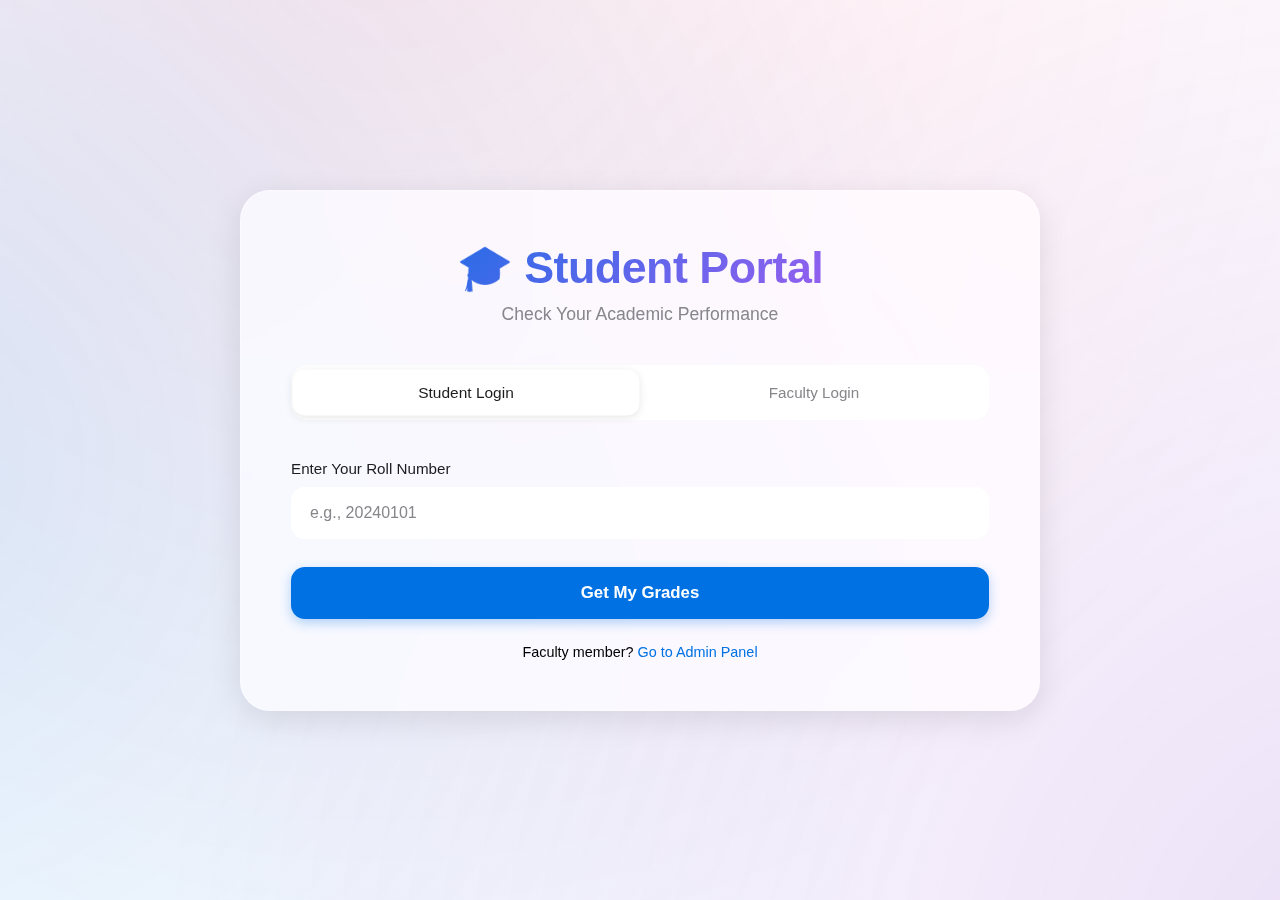
<file: index.html>
<!DOCTYPE html>
<html lang="en">
<head>
    <meta charset="UTF-8">
    <meta name="viewport" content="width=device-width, initial-scale=1.0">
    <title>Student Portal - Grade Checker</title>
    <link rel="stylesheet" href="index.css">
</head>
<body>
    <div class="container">
        <div class="header">
            <h1>🎓 Student Portal</h1>
            <p>Check Your Academic Performance</p>
        </div>

        <div class="nav-tabs">
            <button class="tab-btn active" onclick="switchTab('student')">Student Login</button>
            <button class="tab-btn" onclick="switchTab('faculty')">Faculty Login</button>
        </div>

        <!-- Student Tab -->
        <div id="student-tab" class="tab-content active">
            <form id="studentForm" onsubmit="checkGrades(event)">
                <div class="form-group">
                    <label for="rollNo">Enter Your Roll Number</label>
                    <input type="text" id="rollNo" placeholder="e.g., 20240101" required>
                </div>
                <button type="submit" class="btn">Get My Grades</button>
            </form>

            <div id="studentResult" class="result-card">
                <h2 style="color: #667eea; margin-bottom: 20px; text-align: center;">Your Academic Report</h2>
                <div class="result-item">
                    <span class="result-label">Roll Number:</span>
                    <span class="result-value" id="displayRollNo">-</span>
                </div>
                <div class="result-item">
                    <span class="result-label">Name:</span>
                    <span class="result-value" id="displayName">-</span>
                </div>
                <div class="result-item">
                    <span class="result-label">Degree:</span>
                    <span class="result-value" id="displayDegree">-</span>
                </div>
                <div class="result-item">
                    <span class="result-label">Marks:</span>
                    <span class="result-value" id="displayMarks">-</span>
                </div>
                <div class="result-item">
                    <span class="result-label">CGPA:</span>
                    <span class="result-value" id="displayCGPA">-</span>
                </div>
                <div class="result-item">
                    <span class="result-label">Grade:</span>
                    <span id="displayGrade">-</span>
                </div>
                <div class="result-item">
                    <span class="result-label">Attendance:</span>
                    <span class="result-value" id="displayAttendance">-</span>
                </div>
                <div class="result-item">
                    <span class="result-label">Year of Registration:</span>
                    <span class="result-value" id="displayYear">-</span>
                </div>
                <div class="result-item">
                    <span class="result-label">Remaining Years:</span>
                    <span class="result-value" id="displayRemaining">-</span>
                </div>
            </div>

            <div id="studentError" class="error-message">
                Student not found! Please check your roll number.
            </div>
        </div>

        <!-- Faculty Tab -->
        <div id="faculty-tab" class="tab-content">
            <form id="facultyForm" onsubmit="facultyLogin(event)">
                <div class="form-group">
                    <label for="employeeId">Employee ID</label>
                    <input type="text" id="employeeId" placeholder="e.g., EMP001" required>
                </div>
                <div class="form-group">
                    <label for="password">Password</label>
                    <input type="password" id="password" placeholder="Enter your password" required>
                </div>
                <button type="submit" class="btn">Login to Admin Panel</button>
            </form>

            <div id="facultyError" class="error-message">
                Invalid credentials! Please check your Employee ID and password.
            </div>
        </div>

        <div class="faculty-link">
            <p>Faculty member? <a href="admin.html">Go to Admin Panel</a></p>
        </div>
    </div>

    <script src="index.js"></script>
</body>
</html>
</file>
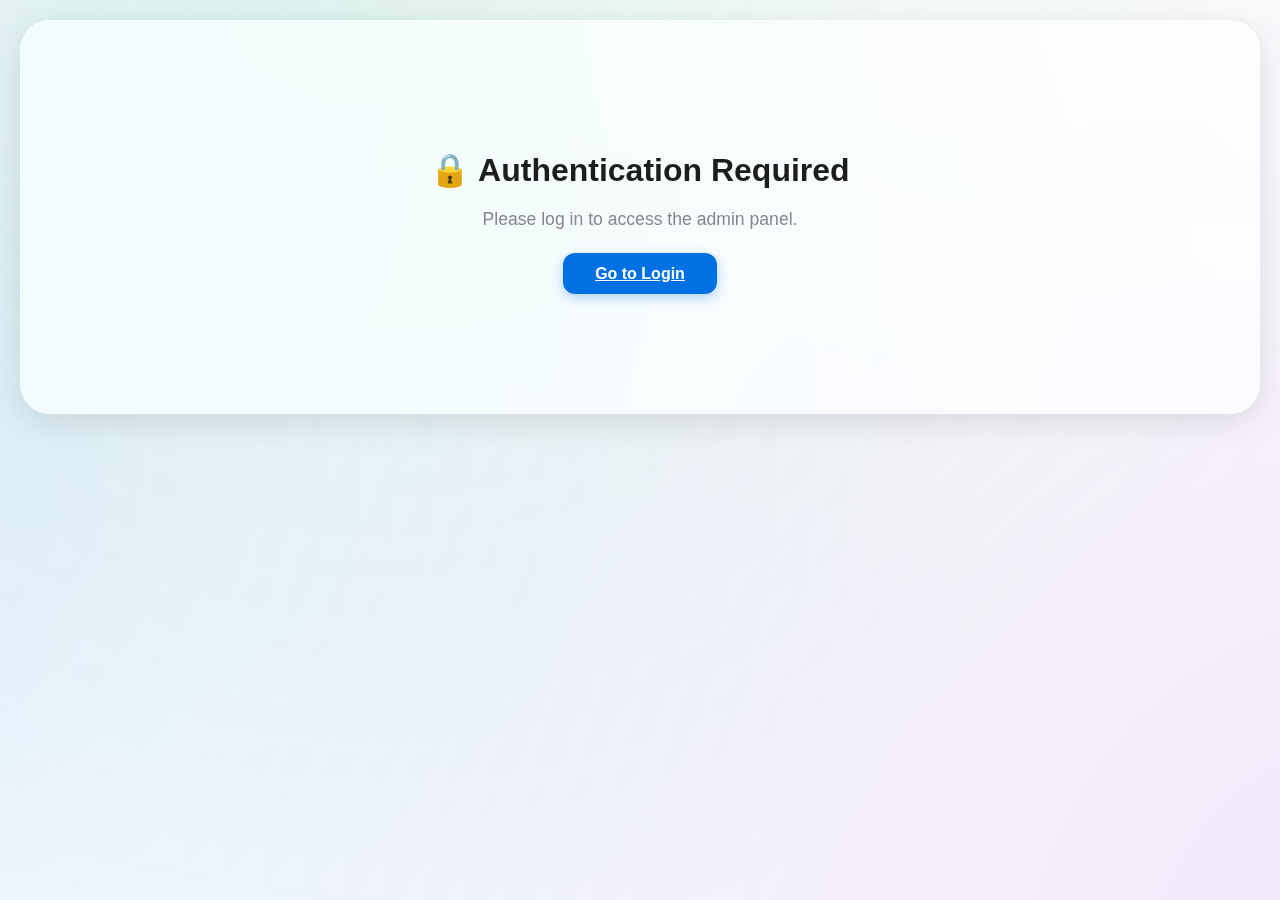
<file: admin.html>
<!DOCTYPE html>
<html lang="en">
<head>
    <meta charset="UTF-8">
    <meta name="viewport" content="width=device-width, initial-scale=1.0">
    <title>Faculty Admin Panel</title>
    <link rel="stylesheet" href="admin.css">
</head>
<body>
    <div class="container">
        <div id="authRequired" class="no-auth" style="display: none;">
            <h2>🔒 Authentication Required</h2>
            <p>Please log in to access the admin panel.</p>
            <a href="index.html" class="btn-primary">Go to Login</a>
        </div>

        <div id="adminPanel" style="display: none;">
            <div class="header">
                <div>
                    <h1>👨‍🏫 Faculty Admin Panel</h1>
                    <p style="color: #666; margin-top: 10px;">Manage Student Records</p>
                </div>
                <div class="user-info">
                    <p>Welcome, <strong id="facultyName">Faculty</strong></p>
                    <button class="logout-btn" onclick="logout()">Logout</button>
                </div>
            </div>

            <div id="messageBox" class="message"></div>

            <div class="topper-card">
                <h2>🏆 Class Topper</h2>
                <div class="topper-info" id="topperInfo">
                    <div class="topper-item">
                        <strong>Name</strong>
                        <span id="topperName">-</span>
                    </div>
                    <div class="topper-item">
                        <strong>Roll Number</strong>
                        <span id="topperRoll">-</span>
                    </div>
                    <div class="topper-item">
                        <strong>CGPA</strong>
                        <span id="topperCGPA">-</span>
                    </div>
                    <div class="topper-item">
                        <strong>Attendance</strong>
                        <span id="topperAttendance">-</span>
                    </div>
                    <div class="topper-item">
                        <strong>Grade</strong>
                        <span id="topperGrade">-</span>
                    </div>
                </div>
            </div>

            <div class="stats-cards">
                <div class="stat-card blue">
                    <h3>Total Students</h3>
                    <div class="value" id="totalStudents">0</div>
                </div>
                <div class="stat-card green">
                    <h3>Selected Students</h3>
                    <div class="value" id="selectedCount">0</div>
                </div>
                <div class="stat-card orange">
                    <h3>Average CGPA</h3>
                    <div class="value" id="avgCGPA">0.0</div>
                </div>
            </div>

            <div class="filters">
                <div class="filter-group">
                    <label for="courseFilter">Filter by Course</label>
                    <select id="courseFilter" onchange="filterStudents()">
                        <option value="">All Courses</option>
                        <option value="B.Tech">B.Tech</option>
                        <option value="B.Sc">B.Sc</option>
                        <option value="M.Tech">M.Tech</option>
                        <option value="M.Sc">M.Sc</option>
                        <option value="MBA">MBA</option>
                        <option value="BBA">BBA</option>
                        <option value="BCA">BCA</option>
                        <option value="MCA">MCA</option>
                    </select>
                </div>
                <div class="filter-group">
                    <label for="yearFilter">Filter by Year</label>
                    <select id="yearFilter" onchange="filterStudents()">
                        <option value="">All Years</option>
                        <option value="2026">2026</option>
                        <option value="2025">2025</option>
                        <option value="2024">2024</option>
                        <option value="2023">2023</option>
                        <option value="2022">2022</option>
                    </select>
                </div>
                <div class="filter-group">
                    <label for="searchFilter">Search by Name/Roll</label>
                    <input type="text" id="searchFilter" placeholder="Search..." oninput="filterStudents()">
                </div>
            </div>

            <div class="action-buttons">
                <button class="btn-success" onclick="saveMarks()">💾 Save Marks for Selected Students</button>
                <button class="btn-secondary" onclick="selectAll()">☑️ Select All</button>
                <button class="btn-secondary" onclick="deselectAll()">☐ Deselect All</button>
            </div>

            <div class="student-table-container">
                <table class="student-table">
                    <thead>
                        <tr>
                            <th>Select</th>
                            <th>Roll No</th>
                            <th>Name</th>
                            <th>Course</th>
                            <th>Year</th>
                            <th>Current Marks</th>
                            <th>New Marks</th>
                            <th>Current CGPA</th>
                            <th>New CGPA</th>
                            <th>Attendance</th>
                            <th>Grade</th>
                        </tr>
                    </thead>
                    <tbody id="studentTableBody">
                        <!-- Students will be loaded here -->
                    </tbody>
                </table>
            </div>
        </div>
    </div>

    <script src="admin.js"></script>
</body>
</html>
</file>
<file: index.css>
* {
            margin: 0;
            padding: 0;
            box-sizing: border-box;
        }

        :root {
            --bg-primary: #ffffff;
            --bg-secondary: #f5f5f7;
            --text-primary: #1d1d1f;
            --text-secondary: #86868b;
            --accent-color: #0071e3;
            --glass-bg: rgba(255, 255, 255, 0.7);
            --glass-border: rgba(255, 255, 255, 0.3);
            --shadow-color: rgba(0, 0, 0, 0.1);
            --card-bg: rgba(255, 255, 255, 0.8);
        }

        @media (prefers-color-scheme: dark) {
            :root {
                --bg-primary: #000000;
                --bg-secondary: #1d1d1f;
                --text-primary: #f5f5f7;
                --text-secondary: #86868b;
                --accent-color: #0a84ff;
                --glass-bg: rgba(29, 29, 31, 0.7);
                --glass-border: rgba(255, 255, 255, 0.1);
                --shadow-color: rgba(0, 0, 0, 0.5);
                --card-bg: rgba(29, 29, 31, 0.8);
            }
        }

        body {
            font-family: -apple-system, BlinkMacSystemFont, 'SF Pro Display', 'Segoe UI', Roboto, sans-serif;
            background: var(--bg-primary);
            min-height: 100vh;
            display: flex;
            justify-content: center;
            align-items: center;
            padding: 20px;
            position: relative;
            overflow-x: hidden;
            transition: background 0.5s cubic-bezier(0.4, 0, 0.2, 1);
        }

        body::before {
            content: '';
            position: fixed;
            top: -50%;
            left: -50%;
            width: 200%;
            height: 200%;
            background: 
                radial-gradient(circle at 20% 50%, rgba(0, 113, 227, 0.15) 0%, transparent 50%),
                radial-gradient(circle at 80% 80%, rgba(120, 40, 200, 0.15) 0%, transparent 50%),
                radial-gradient(circle at 40% 20%, rgba(255, 45, 85, 0.1) 0%, transparent 50%);
            animation: gradient-shift 20s ease infinite;
            z-index: -1;
        }

        @keyframes gradient-shift {
            0%, 100% { transform: translate(0, 0) rotate(0deg); }
            33% { transform: translate(5%, 5%) rotate(120deg); }
            66% { transform: translate(-5%, 5%) rotate(240deg); }
        }

        .container {
            background: var(--glass-bg);
            backdrop-filter: blur(40px) saturate(180%);
            -webkit-backdrop-filter: blur(40px) saturate(180%);
            border-radius: 30px;
            border: 1px solid var(--glass-border);
            box-shadow: 
                0 8px 32px var(--shadow-color),
                inset 0 1px 0 rgba(255, 255, 255, 0.1);
            max-width: 800px;
            width: 100%;
            padding: 50px;
            animation: slideUp 0.8s cubic-bezier(0.16, 1, 0.3, 1);
            transition: transform 0.3s cubic-bezier(0.4, 0, 0.2, 1);
        }

        @keyframes slideUp {
            from {
                opacity: 0;
                transform: translateY(40px);
            }
            to {
                opacity: 1;
                transform: translateY(0);
            }
        }

        .container:hover {
            transform: translateY(-5px);
        }

        .header {
            text-align: center;
            margin-bottom: 40px;
            animation: fadeIn 1s ease 0.2s both;
        }

        @keyframes fadeIn {
            from { opacity: 0; transform: translateY(20px); }
            to { opacity: 1; transform: translateY(0); }
        }

        .header h1 {
            color: var(--text-primary);
            font-size: 2.8em;
            margin-bottom: 10px;
            font-weight: 700;
            letter-spacing: -0.5px;
            background: linear-gradient(135deg, var(--accent-color), #bf5af2);
            -webkit-background-clip: text;
            -webkit-text-fill-color: transparent;
            background-clip: text;
        }

        .header p {
            color: var(--text-secondary);
            font-size: 1.1em;
            font-weight: 400;
        }

        .nav-tabs {
            display: flex;
            gap: 8px;
            margin-bottom: 40px;
            padding: 4px;
            background: var(--card-bg);
            backdrop-filter: blur(20px);
            border-radius: 16px;
            border: 1px solid var(--glass-border);
            animation: fadeIn 1s ease 0.3s both;
        }

        .tab-btn {
            flex: 1;
            background: transparent;
            border: none;
            padding: 14px 28px;
            font-size: 0.95em;
            cursor: pointer;
            color: var(--text-secondary);
            font-weight: 500;
            border-radius: 12px;
            transition: all 0.4s cubic-bezier(0.4, 0, 0.2, 1);
            position: relative;
        }

        .tab-btn.active {
            color: var(--text-primary);
            background: var(--bg-primary);
            box-shadow: 0 2px 8px var(--shadow-color);
            transform: scale(1.02);
        }

        .tab-btn:hover:not(.active) {
            color: var(--text-primary);
            background: rgba(128, 128, 128, 0.1);
        }

        .tab-content {
            display: none;
            animation: fadeInContent 0.5s ease;
        }

        @keyframes fadeInContent {
            from { opacity: 0; transform: translateY(10px); }
            to { opacity: 1; transform: translateY(0); }
        }

        .tab-content.active {
            display: block;
        }

        .form-group {
            margin-bottom: 28px;
            animation: fadeIn 1s ease 0.4s both;
        }

        label {
            display: block;
            margin-bottom: 10px;
            color: var(--text-primary);
            font-weight: 500;
            font-size: 0.95em;
        }

        input[type="text"],
        input[type="password"] {
            width: 100%;
            padding: 16px 18px;
            background: var(--card-bg);
            backdrop-filter: blur(20px);
            border: 1px solid var(--glass-border);
            border-radius: 14px;
            font-size: 1em;
            color: var(--text-primary);
            transition: all 0.3s cubic-bezier(0.4, 0, 0.2, 1);
            font-family: -apple-system, BlinkMacSystemFont, 'SF Pro Display', sans-serif;
        }

        input[type="text"]:focus,
        input[type="password"]:focus {
            outline: none;
            border-color: var(--accent-color);
            background: var(--bg-primary);
            box-shadow: 0 0 0 4px rgba(0, 113, 227, 0.1);
            transform: translateY(-2px);
        }

        input::placeholder {
            color: var(--text-secondary);
        }

        .btn {
            width: 100%;
            padding: 16px;
            background: var(--accent-color);
            color: white;
            border: none;
            border-radius: 14px;
            font-size: 1.05em;
            font-weight: 600;
            cursor: pointer;
            transition: all 0.3s cubic-bezier(0.4, 0, 0.2, 1);
            box-shadow: 0 4px 12px rgba(0, 113, 227, 0.3);
            position: relative;
            overflow: hidden;
        }

        .btn::before {
            content: '';
            position: absolute;
            top: 50%;
            left: 50%;
            width: 0;
            height: 0;
            border-radius: 50%;
            background: rgba(255, 255, 255, 0.2);
            transform: translate(-50%, -50%);
            transition: width 0.6s, height 0.6s;
        }

        .btn:hover::before {
            width: 300px;
            height: 300px;
        }

        .btn:hover {
            transform: translateY(-3px);
            box-shadow: 0 8px 24px rgba(0, 113, 227, 0.4);
        }

        .btn:active {
            transform: translateY(-1px);
            box-shadow: 0 4px 12px rgba(0, 113, 227, 0.3);
        }

        .result-card {
            display: none;
            margin-top: 35px;
            padding: 30px;
            background: var(--card-bg);
            backdrop-filter: blur(30px) saturate(180%);
            -webkit-backdrop-filter: blur(30px) saturate(180%);
            border-radius: 20px;
            border: 1px solid var(--glass-border);
            box-shadow: 0 8px 24px var(--shadow-color);
            animation: slideUpScale 0.5s cubic-bezier(0.16, 1, 0.3, 1);
        }

        @keyframes slideUpScale {
            from {
                opacity: 0;
                transform: translateY(30px) scale(0.95);
            }
            to {
                opacity: 1;
                transform: translateY(0) scale(1);
            }
        }

        .result-card.show {
            display: block;
        }

        .result-item {
            display: flex;
            justify-content: space-between;
            padding: 16px 0;
            border-bottom: 1px solid var(--glass-border);
            transition: all 0.3s ease;
        }

        .result-item:hover {
            padding-left: 8px;
            background: rgba(128, 128, 128, 0.05);
            border-radius: 8px;
        }

        .result-item:last-child {
            border-bottom: none;
        }

        .result-label {
            font-weight: 500;
            color: var(--text-secondary);
            font-size: 0.95em;
        }

        .result-value {
            color: var(--text-primary);
            font-weight: 600;
        }

        .grade-badge {
            display: inline-block;
            padding: 6px 18px;
            border-radius: 20px;
            font-weight: 600;
            color: white;
            font-size: 0.9em;
            box-shadow: 0 2px 8px rgba(0, 0, 0, 0.15);
            animation: pulse 2s ease-in-out infinite;
        }

        @keyframes pulse {
            0%, 100% { transform: scale(1); }
            50% { transform: scale(1.05); }
        }

        .grade-A-plus, .grade-A {
            background: linear-gradient(135deg, #11998e 0%, #38ef7d 100%);
        }

        .grade-B-plus, .grade-B {
            background: linear-gradient(135deg, #4facfe 0%, #00f2fe 100%);
        }

        .grade-C {
            background: linear-gradient(135deg, #fa709a 0%, #fee140 100%);
        }

        .grade-F {
            background: linear-gradient(135deg, #f093fb 0%, #f5576c 100%);
        }

        .error-message {
            display: none;
            margin-top: 18px;
            padding: 16px 20px;
            background: rgba(255, 59, 48, 0.1);
            backdrop-filter: blur(20px);
            border-left: 3px solid #ff3b30;
            border-radius: 12px;
            color: #ff3b30;
            font-weight: 500;
            animation: shake 0.5s ease;
        }

        @keyframes shake {
            0%, 100% { transform: translateX(0); }
            25% { transform: translateX(-10px); }
            75% { transform: translateX(10px); }
        }

        .error-message.show {
            display: block;
        }

        .faculty-link {
            text-align: center;
            margin-top: 25px;
            font-size: 0.9em;
            animation: fadeIn 1s ease 0.5s both;
        }

        .faculty-link a {
            color: var(--accent-color);
            text-decoration: none;
            font-weight: 500;
            transition: all 0.3s ease;
        }

        .faculty-link a:hover {
            text-decoration: underline;
            opacity: 0.8;
        }

        @media (max-width: 768px) {
            .container {
                padding: 30px 25px;
            }
            
            .header h1 {
                font-size: 2.2em;
            }
        }
</file>
<file: admin.css>
* {
            margin: 0;
            padding: 0;
            box-sizing: border-box;
        }

        :root {
            --bg-primary: #ffffff;
            --bg-secondary: #f5f5f7;
            --text-primary: #1d1d1f;
            --text-secondary: #86868b;
            --accent-color: #0071e3;
            --success-color: #34c759;
            --danger-color: #ff3b30;
            --warning-color: #ff9500;
            --glass-bg: rgba(255, 255, 255, 0.7);
            --glass-border: rgba(255, 255, 255, 0.3);
            --shadow-color: rgba(0, 0, 0, 0.1);
            --card-bg: rgba(255, 255, 255, 0.8);
        }

        @media (prefers-color-scheme: dark) {
            :root {
                --bg-primary: #000000;
                --bg-secondary: #1d1d1f;
                --text-primary: #f5f5f7;
                --text-secondary: #86868b;
                --accent-color: #0a84ff;
                --success-color: #30d158;
                --danger-color: #ff453a;
                --warning-color: #ff9f0a;
                --glass-bg: rgba(29, 29, 31, 0.7);
                --glass-border: rgba(255, 255, 255, 0.1);
                --shadow-color: rgba(0, 0, 0, 0.5);
                --card-bg: rgba(29, 29, 31, 0.8);
            }
        }

        body {
            font-family: -apple-system, BlinkMacSystemFont, 'SF Pro Display', 'Segoe UI', Roboto, sans-serif;
            background: var(--bg-primary);
            min-height: 100vh;
            padding: 20px;
            position: relative;
            transition: background 0.5s cubic-bezier(0.4, 0, 0.2, 1);
        }

        body::before {
            content: '';
            position: fixed;
            top: -50%;
            left: -50%;
            width: 200%;
            height: 200%;
            background: 
                radial-gradient(circle at 20% 50%, rgba(0, 113, 227, 0.12) 0%, transparent 50%),
                radial-gradient(circle at 80% 80%, rgba(120, 40, 200, 0.12) 0%, transparent 50%),
                radial-gradient(circle at 40% 20%, rgba(52, 199, 89, 0.1) 0%, transparent 50%);
            animation: gradient-shift 25s ease infinite;
            z-index: -1;
        }

        @keyframes gradient-shift {
            0%, 100% { transform: translate(0, 0) rotate(0deg); }
            33% { transform: translate(5%, 5%) rotate(120deg); }
            66% { transform: translate(-5%, 5%) rotate(240deg); }
        }

        .container {
            max-width: 1400px;
            margin: 0 auto;
            background: var(--glass-bg);
            backdrop-filter: blur(40px) saturate(180%);
            -webkit-backdrop-filter: blur(40px) saturate(180%);
            border-radius: 30px;
            border: 1px solid var(--glass-border);
            box-shadow: 0 8px 32px var(--shadow-color);
            padding: 50px;
            animation: slideUp 0.8s cubic-bezier(0.16, 1, 0.3, 1);
        }

        @keyframes slideUp {
            from {
                opacity: 0;
                transform: translateY(40px);
            }
            to {
                opacity: 1;
                transform: translateY(0);
            }
        }

        .header {
            display: flex;
            justify-content: space-between;
            align-items: center;
            margin-bottom: 50px;
            padding-bottom: 25px;
            border-bottom: 1px solid var(--glass-border);
            animation: fadeIn 0.8s ease;
        }

        @keyframes fadeIn {
            from { opacity: 0; transform: translateY(20px); }
            to { opacity: 1; transform: translateY(0); }
        }

        .header h1 {
            color: var(--text-primary);
            font-size: 2.5em;
            font-weight: 700;
            letter-spacing: -0.5px;
        }

        .user-info {
            text-align: right;
        }

        .user-info p {
            color: var(--text-secondary);
            margin-bottom: 12px;
            font-weight: 500;
        }

        .logout-btn {
            padding: 10px 24px;
            background: var(--danger-color);
            color: white;
            border: none;
            border-radius: 12px;
            cursor: pointer;
            font-weight: 600;
            transition: all 0.3s cubic-bezier(0.4, 0, 0.2, 1);
            box-shadow: 0 2px 8px rgba(255, 59, 48, 0.3);
        }

        .logout-btn:hover {
            transform: translateY(-2px);
            box-shadow: 0 4px 12px rgba(255, 59, 48, 0.4);
        }

        .filters {
            display: flex;
            gap: 20px;
            margin-bottom: 35px;
            flex-wrap: wrap;
            animation: fadeIn 1s ease 0.2s both;
        }

        .filter-group {
            flex: 1;
            min-width: 200px;
        }

        .filter-group label {
            display: block;
            margin-bottom: 10px;
            color: var(--text-primary);
            font-weight: 500;
            font-size: 0.95em;
        }

        .filter-group select,
        .filter-group input {
            width: 100%;
            padding: 14px 16px;
            background: var(--card-bg);
            backdrop-filter: blur(20px);
            border: 1px solid var(--glass-border);
            border-radius: 12px;
            font-size: 1em;
            color: var(--text-primary);
            transition: all 0.3s cubic-bezier(0.4, 0, 0.2, 1);
            font-family: -apple-system, BlinkMacSystemFont, sans-serif;
        }

        .filter-group select:focus,
        .filter-group input:focus {
            outline: none;
            border-color: var(--accent-color);
            box-shadow: 0 0 0 4px rgba(0, 113, 227, 0.1);
            transform: translateY(-2px);
        }

        .btn-primary {
            padding: 12px 32px;
            background: var(--accent-color);
            color: white;
            border: none;
            border-radius: 12px;
            font-weight: 600;
            cursor: pointer;
            transition: all 0.3s cubic-bezier(0.4, 0, 0.2, 1);
            box-shadow: 0 4px 12px rgba(0, 113, 227, 0.3);
        }

        .btn-primary:hover {
            transform: translateY(-2px);
            box-shadow: 0 6px 16px rgba(0, 113, 227, 0.4);
        }

        .stats-cards {
            display: grid;
            grid-template-columns: repeat(auto-fit, minmax(250px, 1fr));
            gap: 20px;
            margin-bottom: 35px;
            animation: fadeIn 1s ease 0.3s both;
        }

        .stat-card {
            padding: 28px;
            border-radius: 20px;
            color: white;
            background: var(--card-bg);
            backdrop-filter: blur(30px) saturate(180%);
            box-shadow: 0 8px 24px var(--shadow-color);
            border: 1px solid var(--glass-border);
            transition: all 0.3s cubic-bezier(0.4, 0, 0.2, 1);
            position: relative;
            overflow: hidden;
        }

        .stat-card::before {
            content: '';
            position: absolute;
            top: 0;
            left: 0;
            right: 0;
            bottom: 0;
            opacity: 0.9;
            border-radius: 20px;
            z-index: -1;
        }

        .stat-card:hover {
            transform: translateY(-5px);
            box-shadow: 0 12px 32px var(--shadow-color);
        }

        .stat-card.blue::before {
            background: linear-gradient(135deg, #667eea 0%, #764ba2 100%);
        }

        .stat-card.green::before {
            background: linear-gradient(135deg, #11998e 0%, #38ef7d 100%);
        }

        .stat-card.orange::before {
            background: linear-gradient(135deg, #fa709a 0%, #fee140 100%);
        }

        .stat-card h3 {
            font-size: 0.85em;
            margin-bottom: 12px;
            opacity: 0.95;
            font-weight: 600;
            letter-spacing: 0.5px;
            text-transform: uppercase;
        }

        .stat-card .value {
            font-size: 2.8em;
            font-weight: 700;
            letter-spacing: -1px;
        }

        .student-table-container {
            overflow-x: auto;
            margin-bottom: 35px;
            border-radius: 16px;
            background: var(--card-bg);
            backdrop-filter: blur(30px);
            border: 1px solid var(--glass-border);
            box-shadow: 0 8px 24px var(--shadow-color);
            animation: fadeIn 1s ease 0.5s both;
        }

        .student-table {
            width: 100%;
            border-collapse: collapse;
            background: transparent;
        }

        .student-table thead {
            background: var(--card-bg);
            backdrop-filter: blur(20px);
            position: sticky;
            top: 0;
            z-index: 10;
        }

        .student-table th,
        .student-table td {
            padding: 18px;
            text-align: left;
            border-bottom: 1px solid var(--glass-border);
            color: var(--text-primary);
        }

        .student-table th {
            font-weight: 600;
            font-size: 0.9em;
            text-transform: uppercase;
            letter-spacing: 0.5px;
            color: var(--text-secondary);
        }

        .student-table tbody tr {
            transition: all 0.3s ease;
        }

        .student-table tbody tr:hover {
            background: rgba(128, 128, 128, 0.05);
            transform: scale(1.01);
        }

        .student-table input[type="checkbox"] {
            width: 20px;
            height: 20px;
            cursor: pointer;
            accent-color: var(--accent-color);
        }

        .student-table input[type="number"] {
            width: 90px;
            padding: 8px 10px;
            background: var(--card-bg);
            border: 1px solid var(--glass-border);
            border-radius: 8px;
            color: var(--text-primary);
            transition: all 0.3s ease;
        }

        .student-table input[type="number"]:focus {
            outline: none;
            border-color: var(--accent-color);
            box-shadow: 0 0 0 3px rgba(0, 113, 227, 0.1);
        }

        .action-buttons {
            display: flex;
            gap: 15px;
            margin-bottom: 25px;
            flex-wrap: wrap;
            animation: fadeIn 1s ease 0.6s both;
        }

        .btn-success {
            padding: 14px 32px;
            background: var(--success-color);
            color: white;
            border: none;
            border-radius: 12px;
            font-weight: 600;
            cursor: pointer;
            transition: all 0.3s cubic-bezier(0.4, 0, 0.2, 1);
            box-shadow: 0 4px 12px rgba(52, 199, 89, 0.3);
        }

        .btn-success:hover {
            transform: translateY(-2px);
            box-shadow: 0 6px 16px rgba(52, 199, 89, 0.4);
        }

        .btn-secondary {
            padding: 14px 32px;
            background: var(--card-bg);
            backdrop-filter: blur(20px);
            color: var(--text-primary);
            border: 1px solid var(--glass-border);
            border-radius: 12px;
            font-weight: 600;
            cursor: pointer;
            transition: all 0.3s cubic-bezier(0.4, 0, 0.2, 1);
        }

        .btn-secondary:hover {
            transform: translateY(-2px);
            background: var(--bg-primary);
            box-shadow: 0 4px 12px var(--shadow-color);
        }

        .message {
            display: none;
            padding: 18px 24px;
            border-radius: 14px;
            margin-bottom: 25px;
            font-weight: 500;
            backdrop-filter: blur(20px);
            border: 1px solid var(--glass-border);
            animation: slideDown 0.4s ease;
        }

        @keyframes slideDown {
            from {
                opacity: 0;
                transform: translateY(-20px);
            }
            to {
                opacity: 1;
                transform: translateY(0);
            }
        }

        .message.success {
            background: rgba(52, 199, 89, 0.15);
            color: var(--success-color);
            border-color: var(--success-color);
        }

        .message.error {
            background: rgba(255, 59, 48, 0.15);
            color: var(--danger-color);
            border-color: var(--danger-color);
        }

        .message.show {
            display: block;
        }

        .topper-card {
            background: var(--card-bg);
            backdrop-filter: blur(30px) saturate(180%);
            color: var(--text-primary);
            padding: 32px;
            border-radius: 20px;
            margin-bottom: 35px;
            border: 1px solid var(--glass-border);
            box-shadow: 0 8px 24px var(--shadow-color);
            position: relative;
            overflow: hidden;
            animation: fadeIn 1s ease 0.4s both;
        }

        .topper-card::before {
            content: '';
            position: absolute;
            top: 0;
            left: 0;
            right: 0;
            bottom: 0;
            background: linear-gradient(135deg, rgba(255, 149, 0, 0.1) 0%, rgba(255, 45, 85, 0.1) 100%);
            z-index: -1;
        }

        .topper-card h2 {
            margin-bottom: 20px;
            font-size: 1.6em;
            font-weight: 700;
            background: linear-gradient(135deg, #ff9500, #ff2d55);
            -webkit-background-clip: text;
            -webkit-text-fill-color: transparent;
            background-clip: text;
        }

        .topper-info {
            display: grid;
            grid-template-columns: repeat(auto-fit, minmax(200px, 1fr));
            gap: 18px;
        }

        .topper-item {
            background: var(--card-bg);
            backdrop-filter: blur(20px);
            padding: 14px 18px;
            border-radius: 12px;
            border: 1px solid var(--glass-border);
            transition: all 0.3s ease;
        }

        .topper-item:hover {
            transform: translateY(-3px);
            box-shadow: 0 4px 12px var(--shadow-color);
        }

        .topper-item strong {
            display: block;
            margin-bottom: 6px;
            font-size: 0.85em;
            color: var(--text-secondary);
            text-transform: uppercase;
            letter-spacing: 0.5px;
        }

        .topper-item span {
            color: var(--text-primary);
            font-weight: 600;
            font-size: 1.1em;
        }

        .no-auth {
            text-align: center;
            padding: 80px 40px;
            animation: fadeIn 1s ease;
        }

        .no-auth h2 {
            color: var(--text-primary);
            margin-bottom: 20px;
            font-size: 2em;
        }

        .no-auth p {
            color: var(--text-secondary);
            margin-bottom: 35px;
            font-size: 1.1em;
        }

        @media (max-width: 768px) {
            .container {
                padding: 30px 25px;
            }
            
            .filters {
                flex-direction: column;
            }

            .action-buttons {
                flex-direction: column;
            }
            
            .header {
                flex-direction: column;
                text-align: center;
                gap: 20px;
            }
            
            .header h1 {
                font-size: 1.8em;
            }
            
            .user-info {
                text-align: center;
            }
        }
</file>
